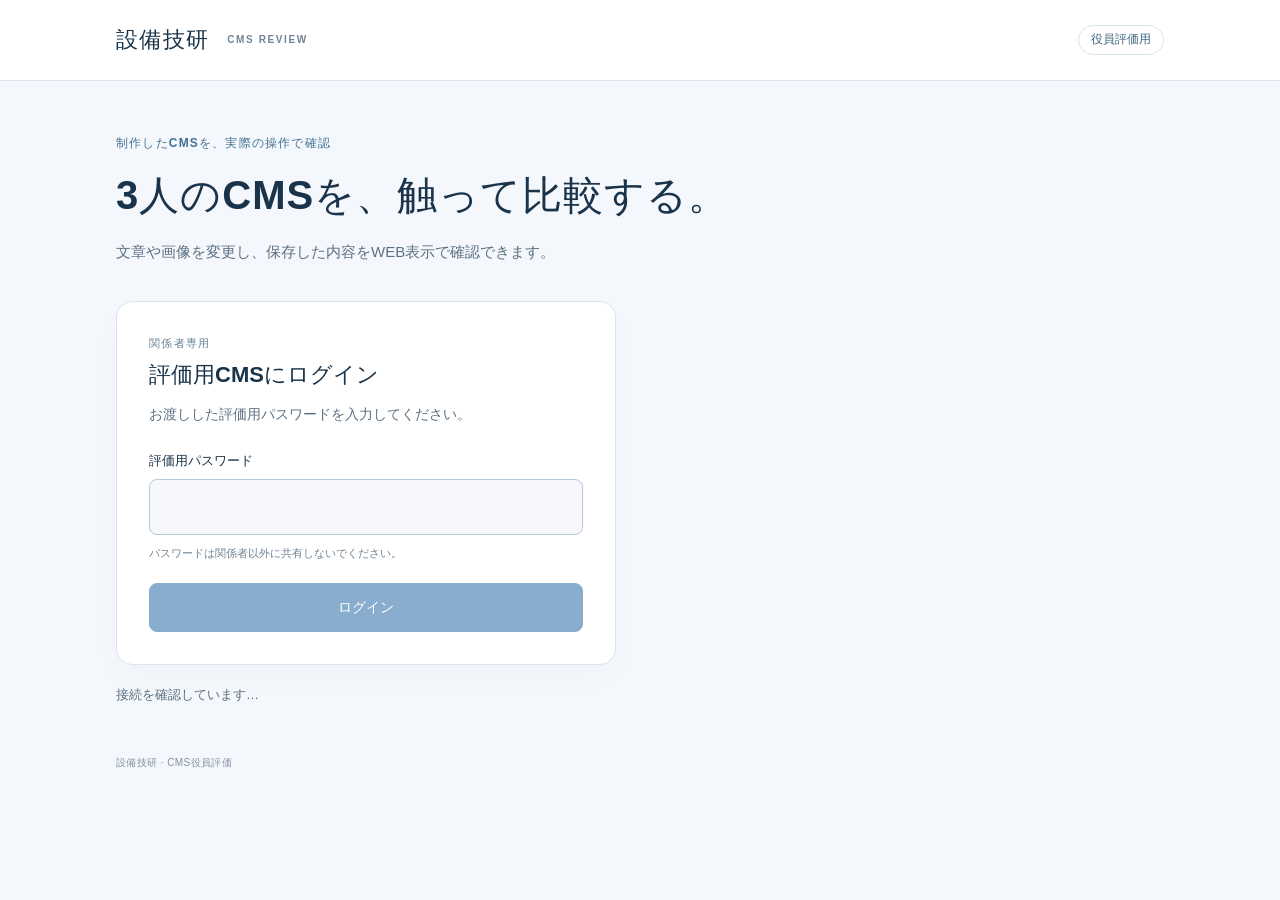
<file: index.html>
<!doctype html>
<html lang="ja">
<head>
  <meta charset="utf-8">
  <meta name="viewport" content="width=device-width, initial-scale=1">
  <meta name="robots" content="noindex, nofollow, noarchive">
  <meta name="referrer" content="no-referrer">
  <meta http-equiv="Content-Security-Policy" content="default-src 'self'; script-src 'self'; style-src 'self'; img-src 'self' data:; connect-src 'self'; worker-src 'self'; object-src 'none'; base-uri 'self'; form-action 'none'">
  <meta name="theme-color" content="#124d80">
  <title>設備技研｜CMS役員評価</title>
  <link rel="stylesheet" href="./portal.css">
  <script src="./config.js" defer></script>
  <script src="./routing.js" defer></script>
  <script src="./portal.js" defer></script>
</head>
<body>
  <header class="header"><div class="header-inner"><span class="brand">設備技研<span>CMS REVIEW</span></span><span class="environment">役員評価用</span></div></header>
  <main>
    <div class="intro"><p class="eyebrow">制作したCMSを、実際の操作で確認</p><h1>3人のCMSを、<br class="mobile-break">触って比較する。</h1><p class="lead">文章や画像を変更し、保存した内容をWEB表示で確認できます。</p></div>

    <section class="login-card" id="login" aria-labelledby="login-title">
      <div class="section-kicker">関係者専用</div><h2 id="login-title">評価用CMSにログイン</h2>
      <p class="subtle">お渡しした評価用パスワードを入力してください。</p>
      <form id="loginForm">
        <label for="password">評価用パスワード</label>
        <input id="password" name="password" type="password" autocomplete="current-password" required disabled aria-describedby="password-help">
        <p class="field-help" id="password-help">パスワードは関係者以外に共有しないでください。</p>
        <button class="primary login-button" id="loginBtn" type="submit" disabled>ログイン</button>
      </form>
    </section>

    <section id="ready" hidden aria-labelledby="workspace-title">
      <div class="section-heading"><div><p class="section-kicker">確認するCMSを選択</p><h2 id="workspace-title" tabindex="-1">各自の操作画面を開く</h2></div><button class="text-button" id="logoutBtn" type="button">ログアウト</button></div>
      <p class="shared-note">各CMSの保存内容は独立しています。同じCMSを利用する方には、保存した編集内容が共有されます。</p>
      <div class="workspace-grid">
        <article class="workspace-card"><span class="workspace-number" aria-hidden="true">01</span><h3>又吉さん</h3><p>又吉さんが制作したCMS</p><a class="primary" data-app="matayoshi" data-destination="editor" href="./app/matayoshi/cms/index.html">CMSを編集する<span aria-hidden="true">→</span></a><a class="preview-link" data-app="matayoshi" data-destination="site" href="./app/matayoshi/index.html" target="_blank" rel="noopener">保存済みWEBを見る<span class="new-tab">別タブ</span></a></article>
        <article class="workspace-card"><span class="workspace-number" aria-hidden="true">02</span><h3>宜保さん</h3><p>宜保さんが制作したCMS</p><a class="primary" data-app="gibo" data-destination="editor" href="./app/gibo/cms/index.html">CMSを編集する<span aria-hidden="true">→</span></a><a class="preview-link" data-app="gibo" data-destination="site" href="./app/gibo/index.html" target="_blank" rel="noopener">保存済みWEBを見る<span class="new-tab">別タブ</span></a></article>
        <article class="workspace-card"><span class="workspace-number" aria-hidden="true">03</span><h3>平良さん</h3><p>平良さんが制作したCMS</p><a class="primary" data-app="taira" data-destination="editor" href="./app/taira/index.html">CMSを編集する<span aria-hidden="true">→</span></a><a class="preview-link" data-app="taira" data-destination="site" href="./app/taira/index.html?preview=1" target="_blank" rel="noopener">保存済みWEBを見る<span class="new-tab">別タブ</span></a></article>
      </div>
      <div class="check-guide"><h3>確認の流れ</h3><ol><li><span>1</span>文章・画像を変更</li><li><span>2</span>CMSで保存</li><li><span>3</span>WEB表示を確認</li><li><span>4</span>再読み込みして確認</li></ol><p>評価環境のため、応募フォームの実送信は停止しています。</p></div>
    </section>
    <div class="status-area"><p id="message" role="status" aria-live="polite">接続を確認しています…</p><button id="retryBtn" class="text-button" type="button" hidden>接続を再確認</button></div>
    <noscript><p class="noscript">このCMSを利用するには、ブラウザのJavaScriptを有効にしてください。</p></noscript>
  </main>
  <footer>設備技研 · CMS役員評価</footer>
</body>
</html>
</file>
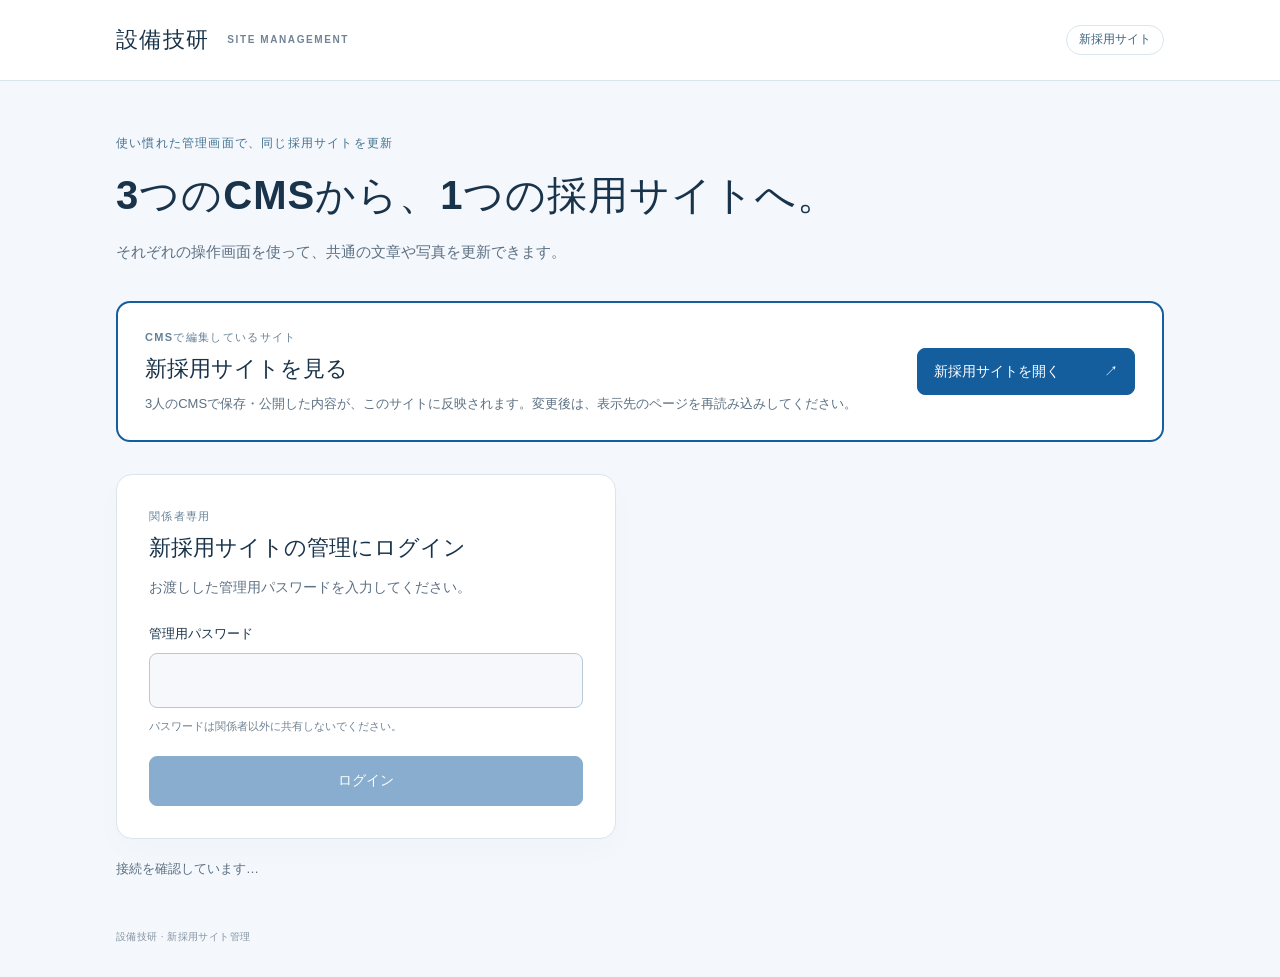
<file: cms/index.html>
<!doctype html>
<html lang="ja">
<head>
  <meta charset="utf-8">
  <meta name="viewport" content="width=device-width, initial-scale=1">
  <meta name="robots" content="noindex, nofollow, noarchive">
  <meta name="referrer" content="no-referrer">
  <meta http-equiv="Content-Security-Policy" content="default-src 'self'; script-src 'self'; style-src 'self'; img-src 'self' data:; connect-src 'self'; worker-src 'self'; object-src 'none'; base-uri 'self'; form-action 'none'">
  <meta name="theme-color" content="#124d80">
  <title>設備技研｜新採用サイト管理</title>
  <link rel="stylesheet" href="./portal.css">
  <script src="./config.js" defer></script>
  <script src="./routing.js" defer></script>
  <script src="./portal.js" defer></script>
</head>
<body>
  <header class="header"><div class="header-inner"><span class="brand">設備技研<span>SITE MANAGEMENT</span></span><span class="environment">新採用サイト</span></div></header>
  <main>
    <div class="intro"><p class="eyebrow">使い慣れた管理画面で、同じ採用サイトを更新</p><h1>3つのCMSから、<br class="mobile-break">1つの採用サイトへ。</h1><p class="lead">それぞれの操作画面を使って、共通の文章や写真を更新できます。</p></div>

    <section class="site-preview-card" aria-labelledby="site-preview-title">
      <div><p class="section-kicker">CMSで編集しているサイト</p><h2 id="site-preview-title">新採用サイトを見る</h2><p>3人のCMSで保存・公開した内容が、このサイトに反映されます。変更後は、表示先のページを再読み込みしてください。</p></div>
      <a id="publicSiteLink" class="primary" href="../site/" target="_blank" rel="noopener">新採用サイトを開く<span aria-hidden="true">↗</span></a>
    </section>

    <section class="login-card" id="login" aria-labelledby="login-title">
      <div class="section-kicker">関係者専用</div><h2 id="login-title">新採用サイトの管理にログイン</h2>
      <p class="subtle">お渡しした管理用パスワードを入力してください。</p>
      <form id="loginForm">
        <label for="password">管理用パスワード</label>
        <input id="password" name="password" type="password" autocomplete="current-password" required disabled aria-describedby="password-help">
        <p class="field-help" id="password-help">パスワードは関係者以外に共有しないでください。</p>
        <button class="primary login-button" id="loginBtn" type="submit" disabled>ログイン</button>
      </form>
    </section>

    <section id="ready" hidden aria-labelledby="workspace-title">
      <div class="section-heading"><div><p class="section-kicker">確認するCMSを選択</p><h2 id="workspace-title" tabindex="-1">各自の操作画面を開く</h2></div><button class="text-button" id="logoutBtn" type="button">ログアウト</button></div>
      <p class="shared-note">3つのCMSは、同じ新採用サイトにつながっています。又吉さん・宜保さん版は「保存」、平良さん版は「公開」で共通サイトへ反映します。下書きや自動保存は公開されません。</p>
      <div class="workspace-grid">
        <article class="workspace-card"><span class="workspace-number" aria-hidden="true">01</span><h3>又吉さん</h3><p>又吉さんが制作したCMS</p><a class="primary" data-app="matayoshi" data-destination="editor" href="./app/matayoshi/cms/index.html">CMSを編集する<span aria-hidden="true">→</span></a><a class="preview-link" data-app="matayoshi" data-destination="site" href="./app/matayoshi/index.html" target="_blank" rel="noopener">共通サイトを確認する<span class="new-tab">別タブ</span></a></article>
        <article class="workspace-card"><span class="workspace-number" aria-hidden="true">02</span><h3>宜保さん</h3><p>宜保さんが制作したCMS</p><a class="primary" data-app="gibo" data-destination="editor" href="./app/gibo/cms/index.html">CMSを編集する<span aria-hidden="true">→</span></a><a class="preview-link" data-app="gibo" data-destination="site" href="./app/gibo/index.html" target="_blank" rel="noopener">共通サイトを確認する<span class="new-tab">別タブ</span></a></article>
        <article class="workspace-card"><span class="workspace-number" aria-hidden="true">03</span><h3>平良さん</h3><p>平良さんが制作したCMS</p><a class="primary" data-app="taira" data-destination="editor" href="./app/taira/index.html">CMSを編集する<span aria-hidden="true">→</span></a><a class="preview-link" data-app="taira" data-destination="site" href="./app/taira/index.html?preview=1" target="_blank" rel="noopener">共通サイトを確認する<span class="new-tab">別タブ</span></a></article>
      </div>
      <div class="check-guide"><h3>確認の流れ</h3><ol><li><span>1</span>文章・画像を変更</li><li><span>2</span>保存・公開する</li><li><span>3</span>WEB表示を確認</li><li><span>4</span>再読み込みして確認</li></ol><p>応募フォームの実送信は停止しています。公開前の確認は、関係者専用プレビューで行えます。</p></div>
    </section>
    <div class="status-area"><p id="message" role="status" aria-live="polite">接続を確認しています…</p><button id="retryBtn" class="text-button" type="button" hidden>接続を再確認</button></div>
    <noscript><p class="noscript">このCMSを利用するには、ブラウザのJavaScriptを有効にしてください。</p></noscript>
  </main>
  <footer>設備技研 · 新採用サイト管理</footer>
</body>
</html>
</file>
<file: portal.css>
:root{font-family:-apple-system,BlinkMacSystemFont,"Hiragino Kaku Gothic ProN","Yu Gothic",Meiryo,sans-serif;color:#19334a;background:#f4f7fb;font-synthesis:none;line-height:1.65;--blue:#155e9e;--ink:#19334a;--muted:#5c7083;--border:#dbe5ee}*{box-sizing:border-box}body{margin:0}button,input{font:inherit}a{color:var(--blue)}button,a{-webkit-tap-highlight-color:transparent}button{cursor:pointer}button:disabled{opacity:.5;cursor:wait}[hidden]{display:none!important}:focus-visible{outline:3px solid #3d91d6;outline-offset:4px}.header{background:#fff;border-bottom:1px solid var(--border)}.header-inner{max-width:1120px;margin:auto;padding:22px 36px;display:flex;align-items:center;justify-content:space-between;gap:16px}.brand{font-size:22px;font-weight:800;letter-spacing:.06em;display:flex;gap:18px;align-items:center}.brand span{font-size:10px;letter-spacing:.16em;color:#718397;font-weight:600}.environment{font-size:12px;font-weight:700;color:#3d647f;border:1px solid #d8e6ef;border-radius:99px;padding:4px 12px;white-space:nowrap}main{max-width:1120px;margin:0 auto;padding:53px 36px 30px}.intro{margin-bottom:34px}.eyebrow{color:#427291;font-size:12px;letter-spacing:.1em;font-weight:700;margin:0 0 12px}h1{font-size:clamp(28px,3.5vw,40px);line-height:1.45;letter-spacing:.025em;font-weight:800;margin:0 0 14px}.mobile-break{display:none}.lead{color:var(--muted);margin:0;line-height:1.9;font-size:15px}.login-card{max-width:500px;padding:32px;background:#fff;border:1px solid var(--border);border-radius:16px;box-shadow:0 12px 32px #19334a05}.section-kicker{font-size:11px;letter-spacing:.12em;font-weight:700;color:#648198;margin:0 0 6px}h2{font-size:22px;line-height:1.5;margin:0 0 12px}.subtle{color:var(--muted);font-size:14px;margin:0 0 24px}label{display:block;font-size:13px;font-weight:700;margin:0 0 8px}input{width:100%;border:1px solid #b7c8d6;border-radius:8px;background:#fff;color:var(--ink);padding:12px 14px;font-size:18px}input:disabled{background:#f6f8fb}.field-help{font-size:11px;line-height:1.7;margin:9px 0 20px;color:#718293}.primary{display:flex;align-items:center;justify-content:space-between;gap:14px;border:1px solid var(--blue);background:var(--blue);color:white;text-decoration:none;font-weight:700;font-size:14px;padding:12px 16px;border-radius:8px;line-height:1.55}.primary:hover{background:#104c82;border-color:#104c82}.login-button{width:100%;justify-content:center;padding:13px 16px}.section-heading{display:flex;align-items:center;justify-content:space-between;gap:24px;margin-top:8px}.section-heading h2{margin-bottom:0}.text-button{background:transparent;border:0;color:var(--blue);font-size:13px;font-weight:700;padding:10px 0;white-space:nowrap;text-decoration:underline;text-underline-offset:4px}.text-button:hover{color:#103d66}.shared-note{font-size:13px;color:var(--muted);margin:16px 0 22px;line-height:1.9}.workspace-grid{display:grid;grid-template-columns:repeat(3,minmax(0,1fr));gap:18px}.workspace-card{border:1px solid var(--border);border-radius:14px;background:#fff;padding:25px 23px 21px;min-width:0;box-shadow:0 6px 20px #19334a03}.workspace-number{font-size:12px;font-weight:700;letter-spacing:.08em;color:#6d8ba3;display:inline-block;border-bottom:2px solid #b9d5e8;padding-bottom:3px}.workspace-card h3{font-size:25px;letter-spacing:.03em;margin:17px 0 4px}.workspace-card p{font-size:12px;color:var(--muted);margin:0 0 27px}.workspace-card .primary span{font-size:19px;line-height:1}.preview-link{display:flex;align-items:center;justify-content:space-between;gap:6px;font-size:12px;font-weight:700;text-decoration:none;padding:17px 0 0;line-height:1.6}.preview-link:hover{text-decoration:underline;text-underline-offset:3px}.new-tab{font-size:10px;color:#6d8194;font-weight:400;white-space:nowrap}.check-guide{background:#eaf1f8;border-radius:12px;padding:23px 26px;margin-top:25px}.check-guide h3{font-size:13px;margin:0 0 13px}.check-guide ol{list-style:none;display:flex;gap:12px 25px;flex-wrap:wrap;margin:0;padding:0}.check-guide li{font-size:12px;display:flex;align-items:center;gap:8px}.check-guide li span{display:grid;place-items:center;width:22px;height:22px;border-radius:50%;color:#366584;background:#fff;font-size:11px;font-weight:700;flex-shrink:0}.check-guide p{font-size:11px;color:#627b90;margin:17px 0 0}.status-area{margin:18px 0 0;max-width:680px;min-height:26px}#message{color:var(--muted);font-size:13px;line-height:1.8;white-space:pre-wrap;margin:0}#message[data-level="error"]{color:#a33137}#message:empty{display:none}.noscript{padding:16px;border:1px solid #eac2c4;background:#fff5f5;font-size:14px;color:#99343a}footer{max-width:1120px;margin:0 auto;padding:16px 36px 32px;color:#8494a3;font-size:10px;letter-spacing:.04em}.fallback-page main{max-width:650px;margin-top:7vh}.fallback-page h1{font-size:28px}.fallback-page .primary{display:inline-flex;margin-top:20px}@media(max-width:800px){.header-inner{padding:19px 25px}main{padding:36px 25px 20px}footer{padding:16px 25px 28px}.workspace-grid{gap:12px}.workspace-card{padding:21px 17px 18px}.workspace-card h3{font-size:22px}.workspace-card .primary{padding:12px;font-size:12px}.preview-link{font-size:11px;flex-wrap:wrap}.check-guide{padding:22px}.check-guide ol{column-gap:18px}}@media(max-width:620px){.header-inner{padding:17px 20px}.brand{font-size:19px;gap:10px}.brand span{font-size:8px}.environment{font-size:10px;padding:4px 9px}main{padding:31px 20px 18px}.intro{margin-bottom:27px}.mobile-break{display:block}h1{font-size:29px;margin-bottom:13px}.lead{font-size:13px}.eyebrow{font-size:10px}.login-card{padding:27px 23px}.section-heading{gap:16px}.section-heading h2{font-size:20px}.workspace-grid{grid-template-columns:1fr;gap:15px}.workspace-card{padding:23px}.workspace-card h3{font-size:26px;margin-top:12px}.workspace-card p{margin-bottom:20px}.workspace-card .primary{font-size:14px;padding:12px 16px}.preview-link{font-size:13px}.check-guide ol{display:grid;grid-template-columns:1fr;gap:12px}.shared-note{font-size:12px}.check-guide p{font-size:11px;line-height:1.9}footer{padding:16px 20px 27px}}
</file>
<file: cms/portal.css>
:root{font-family:-apple-system,BlinkMacSystemFont,"Hiragino Kaku Gothic ProN","Yu Gothic",Meiryo,sans-serif;color:#19334a;background:#f4f7fb;font-synthesis:none;line-height:1.65;--blue:#155e9e;--ink:#19334a;--muted:#5c7083;--border:#dbe5ee}*{box-sizing:border-box}body{margin:0}button,input{font:inherit}a{color:var(--blue)}button,a{-webkit-tap-highlight-color:transparent}button{cursor:pointer}button:disabled{opacity:.5;cursor:wait}[hidden]{display:none!important}:focus-visible{outline:3px solid #3d91d6;outline-offset:4px}.header{background:#fff;border-bottom:1px solid var(--border)}.header-inner{max-width:1120px;margin:auto;padding:22px 36px;display:flex;align-items:center;justify-content:space-between;gap:16px}.brand{font-size:22px;font-weight:800;letter-spacing:.06em;display:flex;gap:18px;align-items:center}.brand span{font-size:10px;letter-spacing:.16em;color:#718397;font-weight:600}.environment{font-size:12px;font-weight:700;color:#3d647f;border:1px solid #d8e6ef;border-radius:99px;padding:4px 12px;white-space:nowrap}main{max-width:1120px;margin:0 auto;padding:53px 36px 30px}.intro{margin-bottom:34px}.eyebrow{color:#427291;font-size:12px;letter-spacing:.1em;font-weight:700;margin:0 0 12px}h1{font-size:clamp(28px,3.5vw,40px);line-height:1.45;letter-spacing:.025em;font-weight:800;margin:0 0 14px}.mobile-break{display:none}.lead{color:var(--muted);margin:0;line-height:1.9;font-size:15px}.login-card{max-width:500px;padding:32px;background:#fff;border:1px solid var(--border);border-radius:16px;box-shadow:0 12px 32px #19334a05}.section-kicker{font-size:11px;letter-spacing:.12em;font-weight:700;color:#648198;margin:0 0 6px}h2{font-size:22px;line-height:1.5;margin:0 0 12px}.subtle{color:var(--muted);font-size:14px;margin:0 0 24px}label{display:block;font-size:13px;font-weight:700;margin:0 0 8px}input{width:100%;border:1px solid #b7c8d6;border-radius:8px;background:#fff;color:var(--ink);padding:12px 14px;font-size:18px}input:disabled{background:#f6f8fb}.field-help{font-size:11px;line-height:1.7;margin:9px 0 20px;color:#718293}.primary{display:flex;align-items:center;justify-content:space-between;gap:14px;border:1px solid var(--blue);background:var(--blue);color:white;text-decoration:none;font-weight:700;font-size:14px;padding:12px 16px;border-radius:8px;line-height:1.55}.primary:hover{background:#104c82;border-color:#104c82}.login-button{width:100%;justify-content:center;padding:13px 16px}.section-heading{display:flex;align-items:center;justify-content:space-between;gap:24px;margin-top:8px}.section-heading h2{margin-bottom:0}.text-button{background:transparent;border:0;color:var(--blue);font-size:13px;font-weight:700;padding:10px 0;white-space:nowrap;text-decoration:underline;text-underline-offset:4px}.text-button:hover{color:#103d66}.shared-note{font-size:13px;color:var(--muted);margin:16px 0 22px;line-height:1.9}.workspace-grid{display:grid;grid-template-columns:repeat(3,minmax(0,1fr));gap:18px}.workspace-card{border:1px solid var(--border);border-radius:14px;background:#fff;padding:25px 23px 21px;min-width:0;box-shadow:0 6px 20px #19334a03}.workspace-number{font-size:12px;font-weight:700;letter-spacing:.08em;color:#6d8ba3;display:inline-block;border-bottom:2px solid #b9d5e8;padding-bottom:3px}.workspace-card h3{font-size:25px;letter-spacing:.03em;margin:17px 0 4px}.workspace-card p{font-size:12px;color:var(--muted);margin:0 0 27px}.workspace-card .primary span{font-size:19px;line-height:1}.preview-link{display:flex;align-items:center;justify-content:space-between;gap:6px;font-size:12px;font-weight:700;text-decoration:none;padding:17px 0 0;line-height:1.6}.preview-link:hover{text-decoration:underline;text-underline-offset:3px}.new-tab{font-size:10px;color:#6d8194;font-weight:400;white-space:nowrap}.check-guide{background:#eaf1f8;border-radius:12px;padding:23px 26px;margin-top:25px}.check-guide h3{font-size:13px;margin:0 0 13px}.check-guide ol{list-style:none;display:flex;gap:12px 25px;flex-wrap:wrap;margin:0;padding:0}.check-guide li{font-size:12px;display:flex;align-items:center;gap:8px}.check-guide li span{display:grid;place-items:center;width:22px;height:22px;border-radius:50%;color:#366584;background:#fff;font-size:11px;font-weight:700;flex-shrink:0}.check-guide p{font-size:11px;color:#627b90;margin:17px 0 0}.status-area{margin:18px 0 0;max-width:680px;min-height:26px}#message{color:var(--muted);font-size:13px;line-height:1.8;white-space:pre-wrap;margin:0}#message[data-level="error"]{color:#a33137}#message:empty{display:none}.noscript{padding:16px;border:1px solid #eac2c4;background:#fff5f5;font-size:14px;color:#99343a}footer{max-width:1120px;margin:0 auto;padding:16px 36px 32px;color:#8494a3;font-size:10px;letter-spacing:.04em}.fallback-page main{max-width:650px;margin-top:7vh}.fallback-page h1{font-size:28px}.fallback-page .primary{display:inline-flex;margin-top:20px}@media(max-width:800px){.header-inner{padding:19px 25px}main{padding:36px 25px 20px}footer{padding:16px 25px 28px}.workspace-grid{gap:12px}.workspace-card{padding:21px 17px 18px}.workspace-card h3{font-size:22px}.workspace-card .primary{padding:12px;font-size:12px}.preview-link{font-size:11px;flex-wrap:wrap}.check-guide{padding:22px}.check-guide ol{column-gap:18px}}@media(max-width:620px){.header-inner{padding:17px 20px}.brand{font-size:19px;gap:10px}.brand span{font-size:8px}.environment{font-size:10px;padding:4px 9px}main{padding:31px 20px 18px}.intro{margin-bottom:27px}.mobile-break{display:block}h1{font-size:29px;margin-bottom:13px}.lead{font-size:13px}.eyebrow{font-size:10px}.login-card{padding:27px 23px}.section-heading{gap:16px}.section-heading h2{font-size:20px}.workspace-grid{grid-template-columns:1fr;gap:15px}.workspace-card{padding:23px}.workspace-card h3{font-size:26px;margin-top:12px}.workspace-card p{margin-bottom:20px}.workspace-card .primary{font-size:14px;padding:12px 16px}.preview-link{font-size:13px}.check-guide ol{display:grid;grid-template-columns:1fr;gap:12px}.shared-note{font-size:12px}.check-guide p{font-size:11px;line-height:1.9}footer{padding:16px 20px 27px}}


.site-preview-card{display:flex;align-items:center;justify-content:space-between;gap:24px;margin:0 0 32px;padding:25px 27px;background:#fff;border:2px solid #155e9e;border-radius:14px}.site-preview-card h2{margin:0 0 7px}.site-preview-card p:not(.section-kicker){margin:0;color:var(--muted);font-size:13px;line-height:1.8}.site-preview-card .primary{flex-shrink:0;min-width:218px}@media(max-width:620px){.site-preview-card{align-items:stretch;flex-direction:column;padding:22px;gap:18px}.site-preview-card .primary{min-width:0}}
</file>
